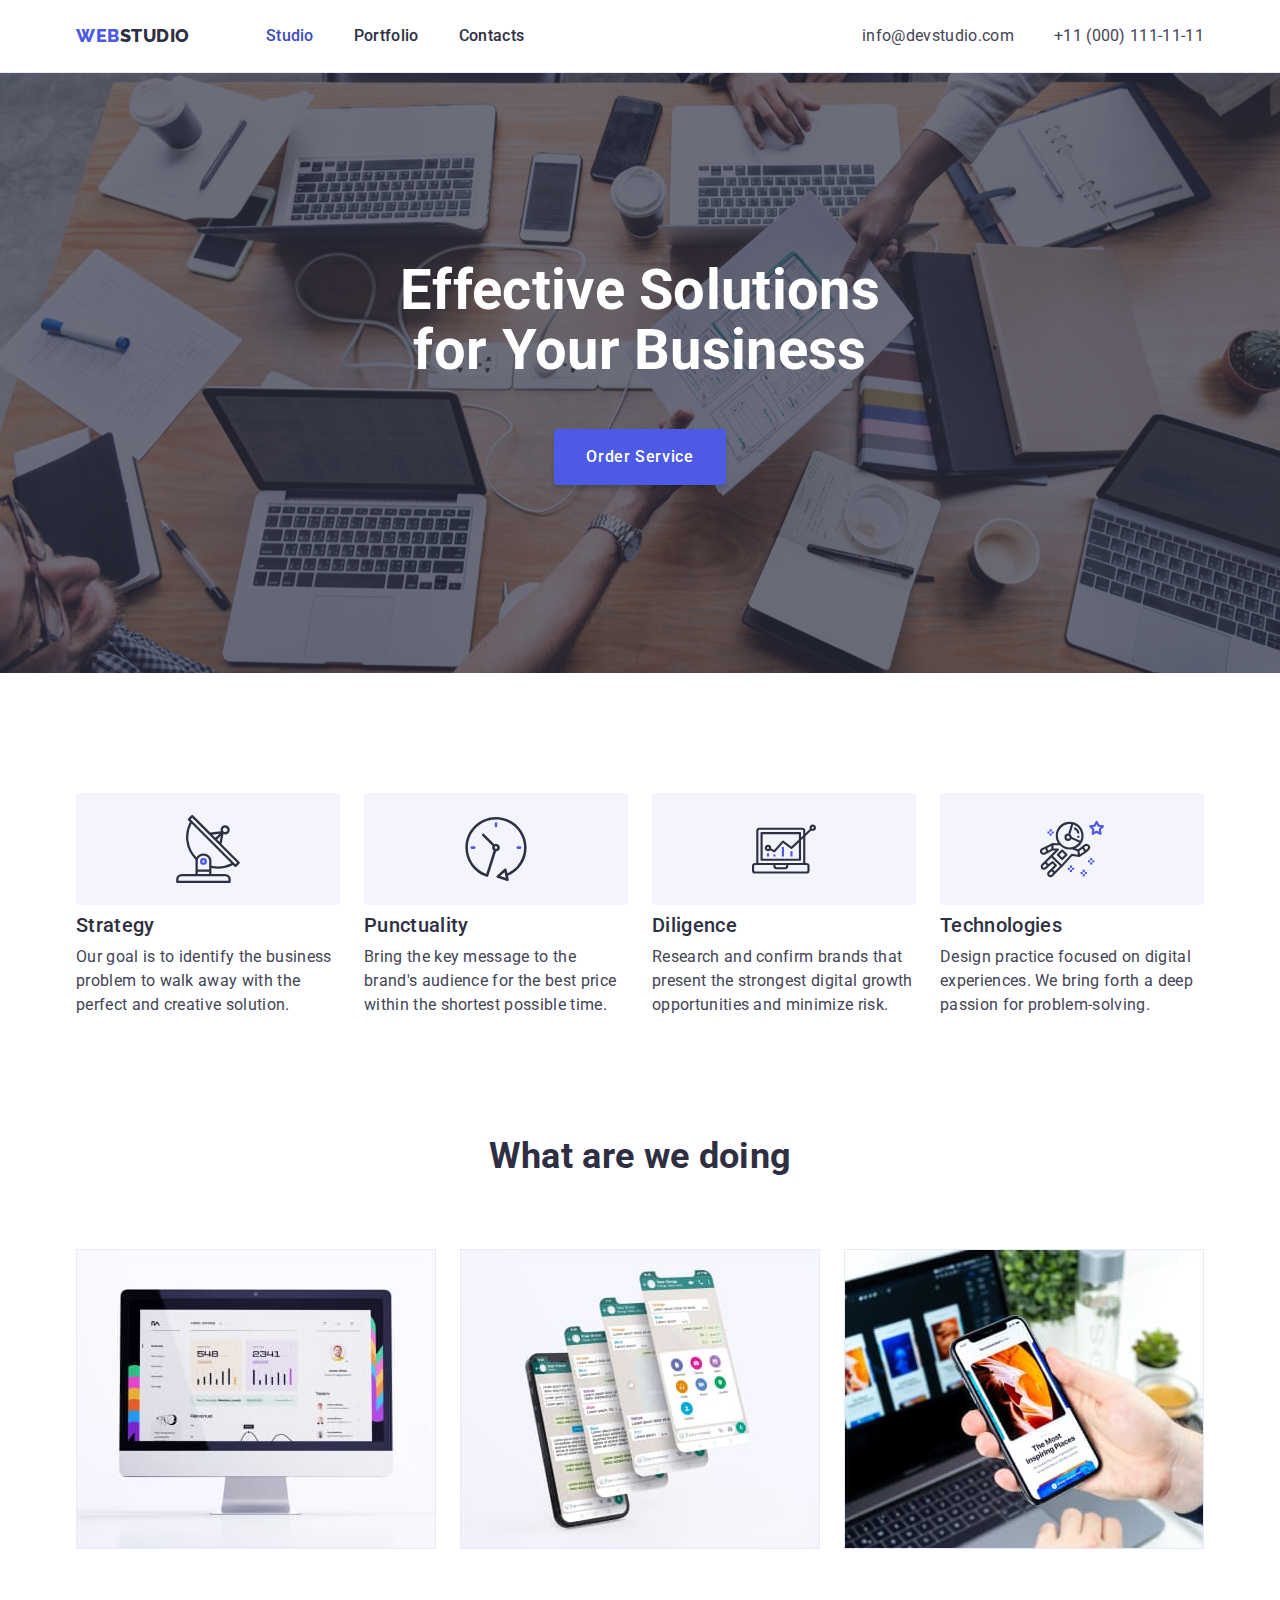
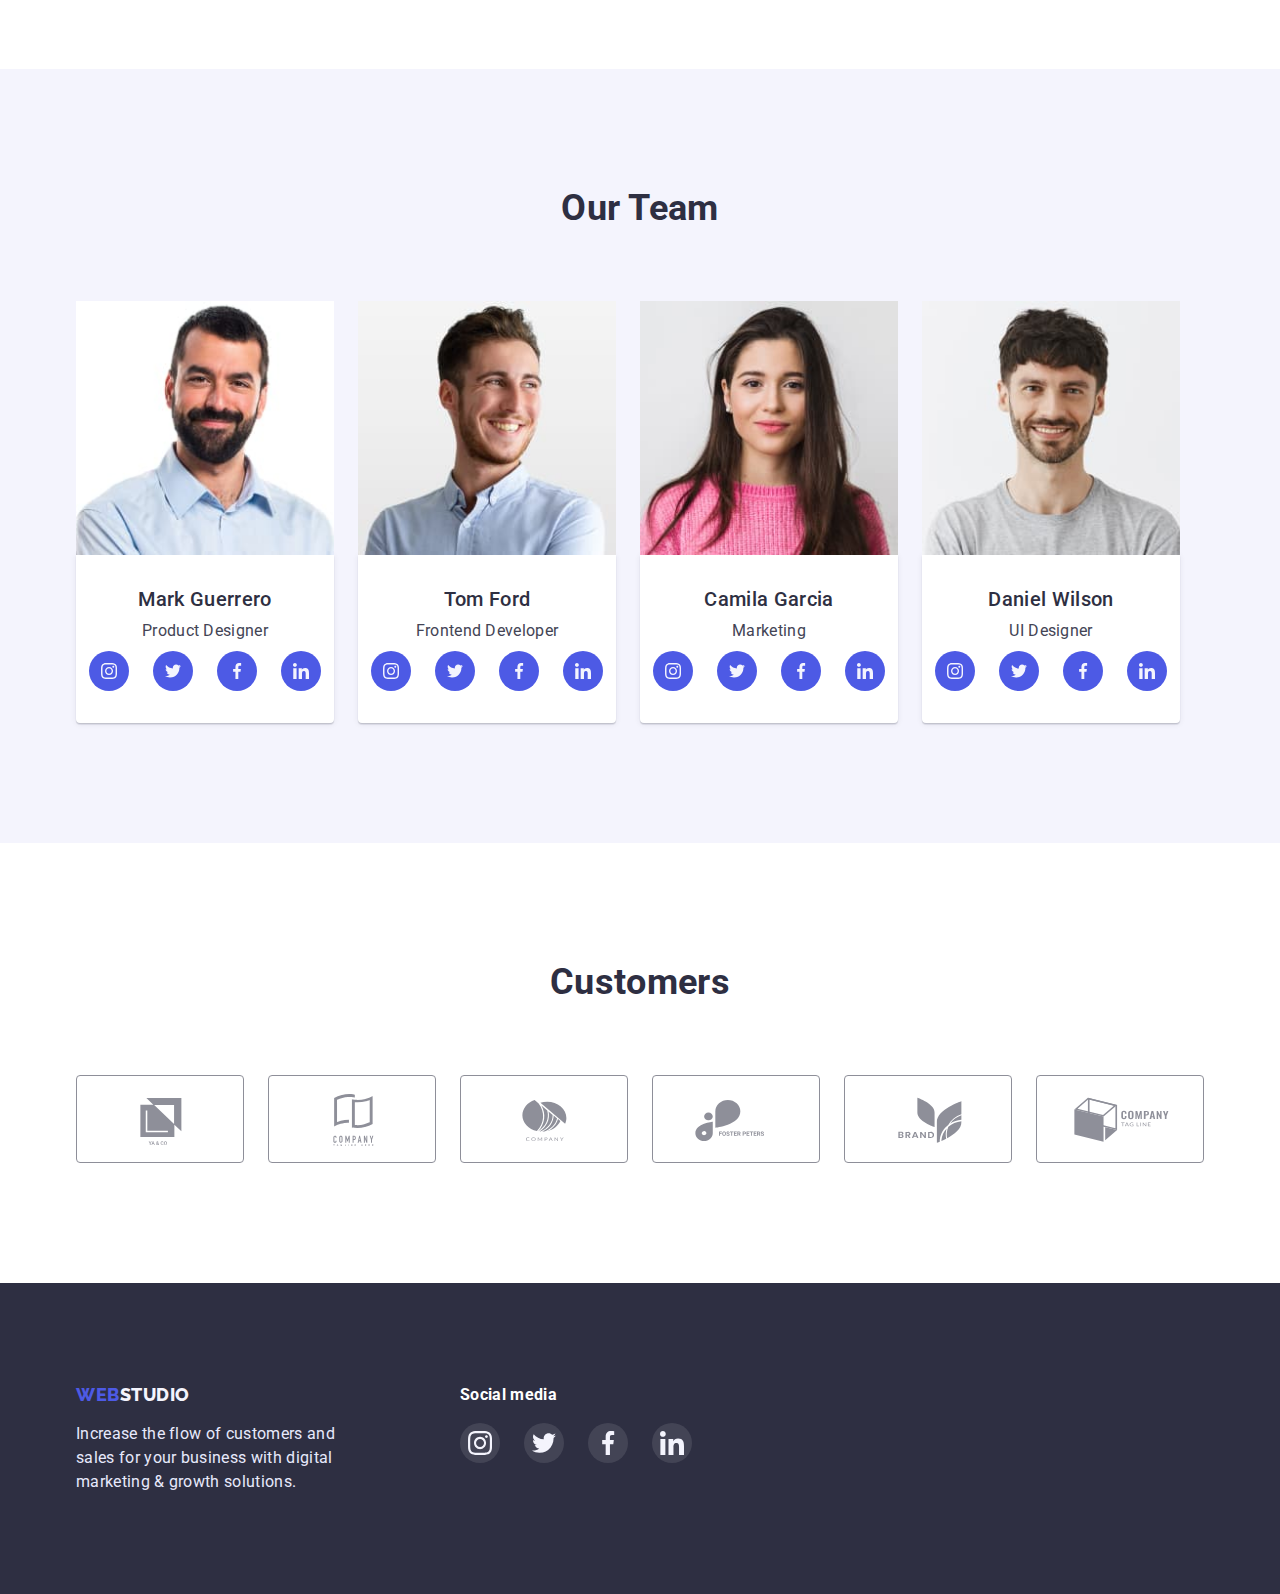
<file: index.html>
<!DOCTYPE html>
<html lang="en">
  <head>
    <meta charset="UTF-8" />
    <meta http-equiv="X-UA-Compatible" content="IE=edge" />
    <meta name="viewport" content="width=device-width, initial-scale=1.0" />
    <title>Document</title>
    <link rel="preconnect" href="https://fonts.googleapis.com" />
    <link rel="preconnect" href="https://fonts.gstatic.com" crossorigin />
    <link
      href="https://fonts.googleapis.com/css2?family=Raleway:wght@800&family=Roboto:wght@400;500;700;900&display=swap"
      rel="stylesheet"
    />
    <link
      rel="stylesheet"
      href="https://cdnjs.cloudflare.com/ajax/libs/modern-normalize/1.0.0/modern-normalize.min.css"
    />
    <link rel="stylesheet" href="./css/styles.css" />
  </head>
  <body>
    <!-- Header -->
    <header class="page-header">
      <div class="container header-flex">
        <nav class="header-flex">
          <a href="./index.html" class="logo link"> <span>Web</span>Studio</a>
          <ul class="site-nav list">
            <li class="item"><a href="" class="link current">Studio</a></li>
            <li class="item">
              <a href="./portfolio.html" class="link">Portfolio</a>
            </li>
            <li class="item"><a href="" class="link">Contacts</a></li>
          </ul>
        </nav>
        <address class="contacts">
          <ul class="contacts list">
            <li class="item">
              <a href="mailto:info@devstudio.com" class="link"
                >info@devstudio.com</a
              >
            </li>
            <li class="item">
              <a href="tel:+110001111111" class="link">+11 (000) 111-11-11</a>
            </li>
          </ul>
        </address>
      </div>
    </header>
    <!-- Main -->
    <main>
      <!-- Image Hero -->
      <section class="hero">
        <div class="container">
          <h1 class="hero-title">Effective Solutions for Your Business</h1>
          <button type="button" class="button btn-order">Order Service</button>
        </div>
      </section>
      <!-- Features section -->
      <section class="section">
        <div class="container">
          <h2 class="visually-hidden">Features</h2>
          <ul class="feature-list list">
            <li class="feature-item item">
              <h3 class="title">Strategy</h3>
              <p class="text">
                Our goal is to identify the business problem to walk away with
                the perfect and creative solution.
              </p>
            </li>
            <li class="feature-item item">
              <h3 class="title">Punctuality</h3>
              <p class="text">
                Bring the key message to the brand's audience for the best price
                within the shortest possible time.
              </p>
            </li>
            <li class="feature-item item">
              <h3 class="title">Diligence</h3>
              <p class="text">
                Research and confirm brands that present the strongest digital
                growth opportunities and minimize risk.
              </p>
            </li>
            <li class="feature-item item">
              <h3 class="title">Technologies</h3>
              <p class="text">
                Design practice focused on digital experiences. We bring forth a
                deep passion for problem-solving.
              </p>
            </li>
          </ul>
        </div>
      </section>
      <!-- "What are we doing" section -->
      <section class="section section-top">
        <div class="container">
          <h2 class="section-title">What are we doing</h2>
          <ul class="skills-list list">
            <li class="skills-item">
              <img
                src="./images/skills/img-1.jpg"
                alt="Imac"
                width="360"
                height="300"
              />
            </li>
            <li class="skills-item">
              <img
                src="./images/skills/img-2.jpg"
                alt="application"
                width="360"
                height="300"
              />
            </li>
            <li class="skills-item">
              <img
                src="./images/skills/img-3.jpg"
                alt="phone"
                width="360"
                height="300"
              />
            </li>
          </ul>
        </div>
      </section>
      <!-- Our Team section -->
      <section class="section section-bg">
        <div class="container">
          <h2 class="team-title section-title">Our Team</h2>
          <ul class="team-list list">
            <li class="team-item">
              <img
                src="./images/employees/mark-guerrero.jpg"
                alt="Photo Mark Guerrero"
                width="264"
                height="260"
              />
              <div class="team-card">
                <h3 class="title">Mark Guerrero</h3>
                <p class="text">Product Designer</p>
                <ul class="sm-list list">
                  <li class="sm-item">
                    <a href="https://www.instagram.com/" class="sm-link">
                      <svg class="sm-link-icon" width="16" height="16">
                        <use
                          href="./images/icons/symbol-defs.svg#icon-instagram"
                        ></use>
                      </svg>
                    </a>
                  </li>
                  <li class="sm-item">
                    <a href="https://twitter.com/" class="sm-link">
                      <svg class="sm-link-icon" width="16" height="16">
                        <use
                          href="./images/icons/symbol-defs.svg#icon-twitter"
                        ></use>
                      </svg>
                    </a>
                  </li>
                  <li class="sm-item">
                    <a href="https://www.facebook.com/" class="sm-link">
                      <svg class="sm-link-icon" width="16" height="16">
                        <use
                          href="./images/icons/symbol-defs.svg#icon-facebook"
                        ></use>
                      </svg>
                    </a>
                  </li>
                  <li class="sm-item">
                    <a href="https://www.linkedin.com/" class="sm-link">
                      <svg class="sm-link-icon" width="16" height="16">
                        <use
                          href="./images/icons/symbol-defs.svg#icon-linkedin"
                        ></use>
                      </svg>
                    </a>
                  </li>
                </ul>
              </div>
            </li>
            <li class="team-item">
              <img
                src="./images/employees/tom-ford.jpg"
                alt="Photo Tom Ford"
                width="264"
                height="260"
              />
              <div class="team-card">
                <h3 class="title">Tom Ford</h3>
                <p class="text">Frontend Developer</p>
                <ul class="sm-list list">
                  <li class="sm-item">
                    <a href="https://www.instagram.com/" class="sm-link">
                      <svg class="sm-link-icon" width="16" height="16">
                        <use
                          href="./images/icons/symbol-defs.svg#icon-instagram"
                        ></use>
                      </svg>
                    </a>
                  </li>
                  <li class="sm-item">
                    <a href="https://twitter.com/" class="sm-link">
                      <svg class="sm-link-icon" width="16" height="16">
                        <use
                          href="./images/icons/symbol-defs.svg#icon-twitter"
                        ></use>
                      </svg>
                    </a>
                  </li>
                  <li class="sm-item">
                    <a href="https://www.facebook.com/" class="sm-link">
                      <svg class="sm-link-icon" width="16" height="16">
                        <use
                          href="./images/icons/symbol-defs.svg#icon-facebook"
                        ></use>
                      </svg>
                    </a>
                  </li>
                  <li class="sm-item">
                    <a href="https://www.linkedin.com/" class="sm-link">
                      <svg class="sm-link-icon" width="16" height="16">
                        <use
                          href="./images/icons/symbol-defs.svg#icon-linkedin"
                        ></use>
                      </svg>
                    </a>
                  </li>
                </ul>
              </div>
            </li>
            <li class="team-item">
              <img
                src="./images/employees/camila-garcia.jpg"
                alt="Photo Camila Garcia"
                width="264"
                height="260"
              />
              <div class="team-card">
                <h3 class="title">Camila Garcia</h3>
                <p class="text">Marketing</p>
                <ul class="sm-list list">
                  <li class="sm-item">
                    <a href="https://www.instagram.com/" class="sm-link">
                      <svg class="sm-link-icon" width="16" height="16">
                        <use
                          href="./images/icons/symbol-defs.svg#icon-instagram"
                        ></use>
                      </svg>
                    </a>
                  </li>
                  <li class="sm-item">
                    <a href="https://twitter.com/" class="sm-link">
                      <svg class="sm-link-icon" width="16" height="16">
                        <use
                          href="./images/icons/symbol-defs.svg#icon-twitter"
                        ></use>
                      </svg>
                    </a>
                  </li>
                  <li class="sm-item">
                    <a href="https://www.facebook.com/" class="sm-link">
                      <svg class="sm-link-icon" width="16" height="16">
                        <use
                          href="./images/icons/symbol-defs.svg#icon-facebook"
                        ></use>
                      </svg>
                    </a>
                  </li>
                  <li class="sm-item">
                    <a href="https://www.linkedin.com/" class="sm-link">
                      <svg class="sm-link-icon" width="16" height="16">
                        <use
                          href="./images/icons/symbol-defs.svg#icon-linkedin"
                        ></use>
                      </svg>
                    </a>
                  </li>
                </ul>
              </div>
            </li>
            <li class="team-item">
              <img
                src="./images/employees/daniel-wilson.jpg"
                alt="Photo Daniel Wilson"
                width="264"
                height="260"
              />
              <div class="team-card">
                <h3 class="title">Daniel Wilson</h3>
                <p class="text">UI Designer</p>
                <ul class="sm-list list">
                  <li class="sm-item">
                    <a href="https://www.instagram.com/" class="sm-link">
                      <svg class="sm-link-icon" width="16" height="16">
                        <use
                          href="./images/icons/symbol-defs.svg#icon-instagram"
                        ></use>
                      </svg>
                    </a>
                  </li>
                  <li class="sm-item">
                    <a href="https://twitter.com/" class="sm-link">
                      <svg class="sm-link-icon" width="16" height="16">
                        <use
                          href="./images/icons/symbol-defs.svg#icon-twitter"
                        ></use>
                      </svg>
                    </a>
                  </li>
                  <li class="sm-item">
                    <a href="https://www.facebook.com/" class="sm-link">
                      <svg class="sm-link-icon" width="16" height="16">
                        <use
                          href="./images/icons/symbol-defs.svg#icon-facebook"
                        ></use>
                      </svg>
                    </a>
                  </li>
                  <li class="sm-item">
                    <a href="https://www.linkedin.com/" class="sm-link">
                      <svg class="sm-link-icon" width="16" height="16">
                        <use
                          href="./images/icons/symbol-defs.svg#icon-linkedin"
                        ></use>
                      </svg>
                    </a>
                  </li>
                </ul>
              </div>
            </li>
          </ul>
        </div>
      </section>
      <!-- Customers -->
      <section class="section container">
        <h2 class="section-title">Customers</h2>
        <ul class="list customers-list">
          <li class="customer-item">
            <a href="" class="customer-link link"
              ><svg class="customer-icon" width="104px" height="56px">
                <use
                  href="./images/icons/symbol-defs.svg#icon-logo-1"
                ></use></svg
            ></a>
          </li>
          <li class="customer-item">
            <a href="" class="customer-link link"
              ><svg class="customer-icon" width="104px" height="56px">
                <use
                  href="./images/icons/symbol-defs.svg#icon-logo-2"
                ></use></svg
            ></a>
          </li>
          <li class="customer-item">
            <a href="" class="customer-link link"
              ><svg class="customer-icon" width="104px" height="56px">
                <use
                  href="./images/icons/symbol-defs.svg#icon-logo-3"
                ></use></svg
            ></a>
          </li>
          <li class="customer-item">
            <a href="" class="customer-link link"
              ><svg class="customer-icon" width="104px" height="56px">
                <use
                  href="./images/icons/symbol-defs.svg#icon-logo-4"
                ></use></svg
            ></a>
          </li>
          <li class="customer-item">
            <a href="" class="customer-link link"
              ><svg class="customer-icon" width="104px" height="56px">
                <use
                  href="./images/icons/symbol-defs.svg#icon-logo-5"
                ></use></svg
            ></a>
          </li>
          <li class="customer-item">
            <a href="" class="customer-link link"
              ><svg class="customer-icon" width="104px" height="56px">
                <use
                  href="./images/icons/symbol-defs.svg#icon-logo-6"
                ></use></svg
            ></a>
          </li>
        </ul>
      </section>
    </main>
    <!-- Footer -->
    <footer>
      <div class="container footer-flex">
        <div class="footer-logo">
          <a href="./index.html" class="logo link"> <span>Web</span>Studio </a>
          <p class="text">
            Increase the flow of customers and sales for your business with
            digital marketing & growth solutions.
          </p>
        </div>
        <div class="footer-sm">
          <h3 class="text">Social media</h3>
          <ul class="sm-list list">
            <li class="sm-item">
              <a href="https://www.instagram.com/" class="sm-link">
                <svg class="sm-link-icon" width="24" height="24">
                  <use
                    href="./images/icons/symbol-defs.svg#icon-instagram"
                  ></use>
                </svg>
              </a>
            </li>
            <li class="sm-item">
              <a href="https://twitter.com/" class="sm-link">
                <svg class="sm-link-icon" width="24" height="24">
                  <use href="./images/icons/symbol-defs.svg#icon-twitter"></use>
                </svg>
              </a>
            </li>
            <li class="sm-item">
              <a href="https://www.facebook.com/" class="sm-link">
                <svg class="sm-link-icon" width="24" height="24">
                  <use
                    href="./images/icons/symbol-defs.svg#icon-facebook"
                  ></use>
                </svg>
              </a>
            </li>
            <li class="sm-item">
              <a href="https://www.linkedin.com/" class="sm-link">
                <svg class="sm-link-icon" width="24" height="24">
                  <use
                    href="./images/icons/symbol-defs.svg#icon-linkedin"
                  ></use>
                </svg>
              </a>
            </li>
          </ul>
        </div>
      </div>
    </footer>
  </body>
</html>
</file>
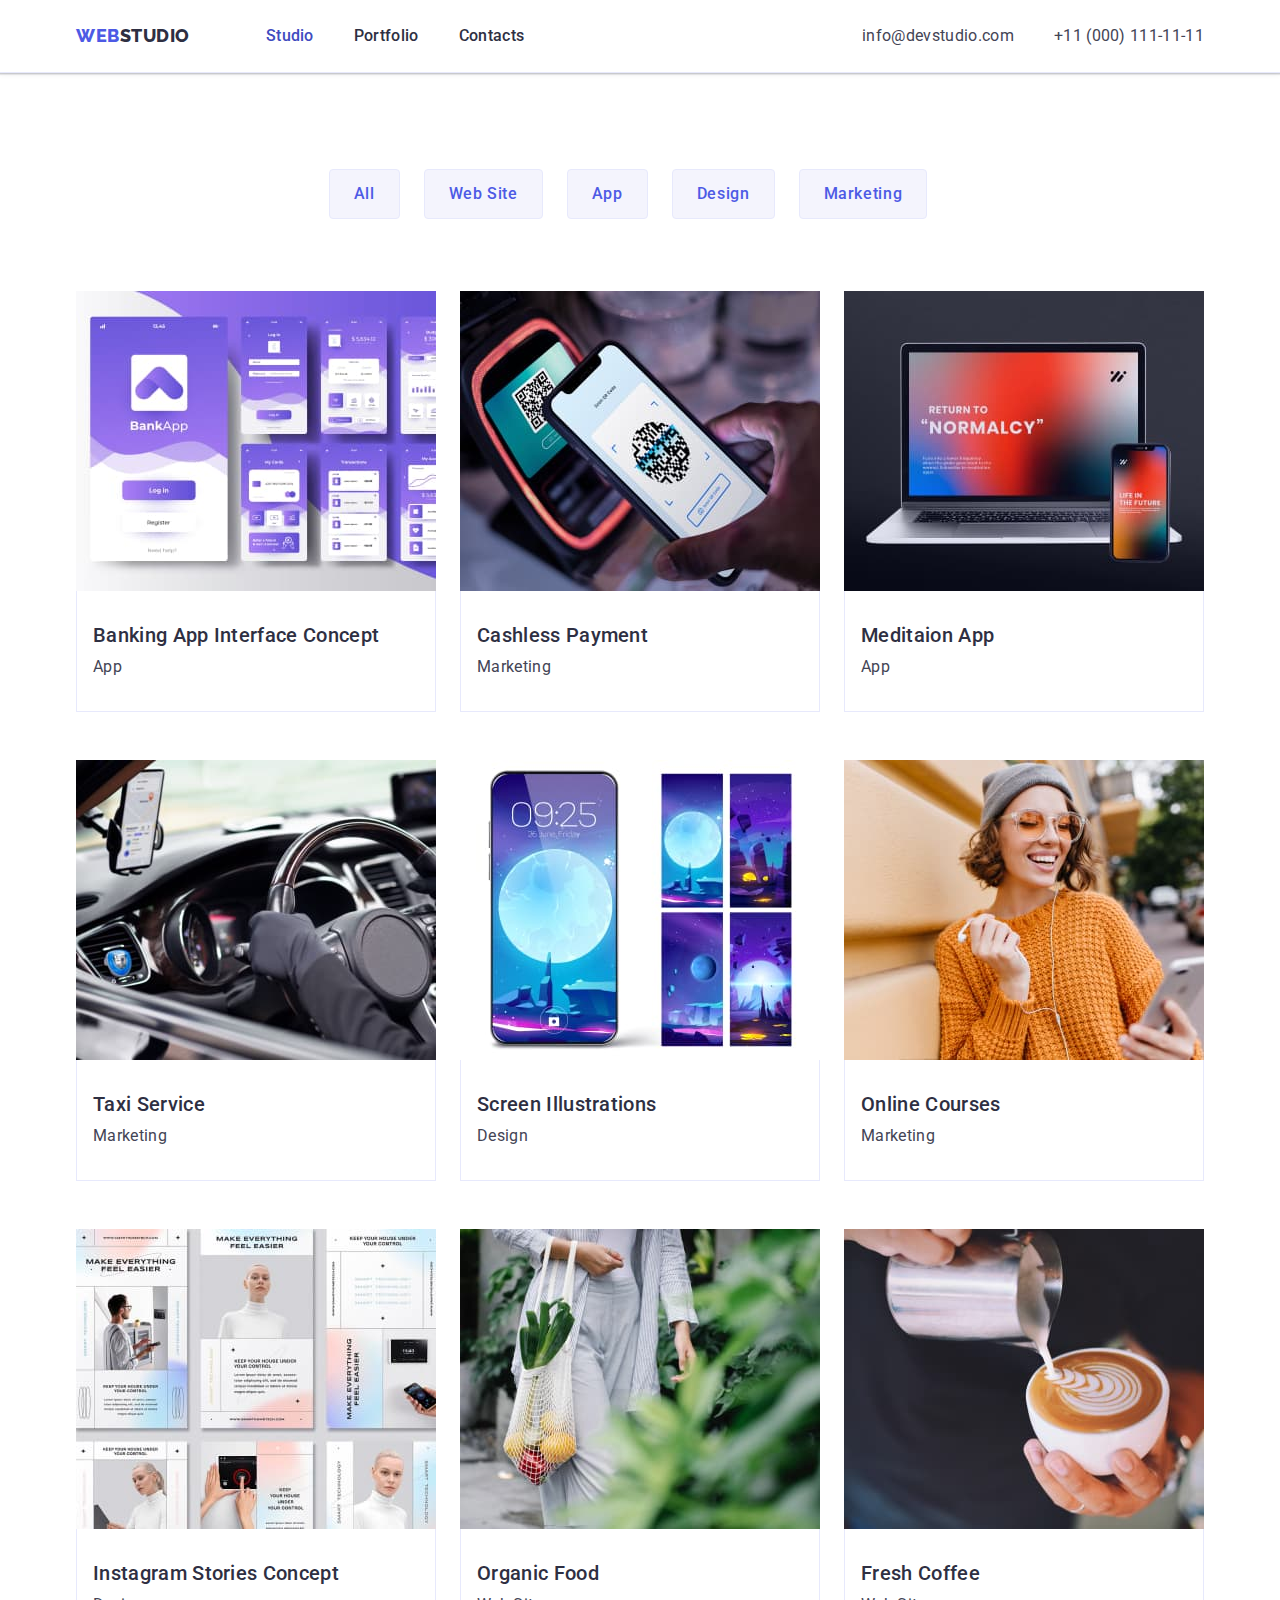
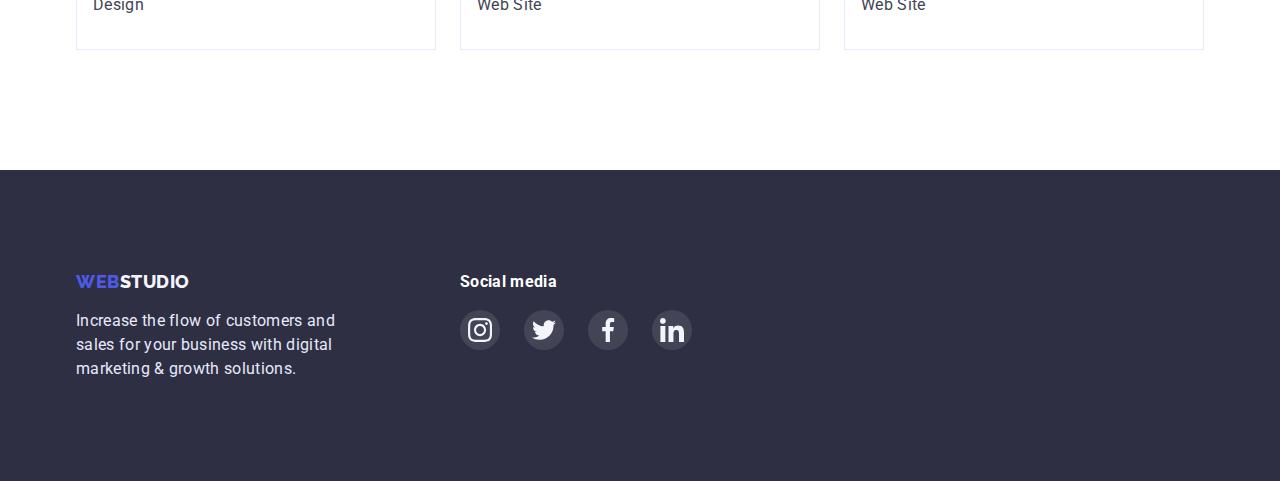
<file: portfolio.html>
<!DOCTYPE html>
<html lang="en">
  <head>
    <meta charset="UTF-8" />
    <meta http-equiv="X-UA-Compatible" content="IE=edge" />
    <meta name="viewport" content="width=device-width, initial-scale=1.0" />

    <title>Document</title>
    <link rel="preconnect" href="https://fonts.googleapis.com" />
    <link rel="preconnect" href="https://fonts.gstatic.com" crossorigin />
    <link
      href="https://fonts.googleapis.com/css2?family=Raleway:wght@800&family=Roboto:wght@400;500;700;900&display=swap"
      rel="stylesheet"
    />
    <link
      rel="stylesheet"
      href="https://cdnjs.cloudflare.com/ajax/libs/modern-normalize/1.0.0/modern-normalize.min.css"
    />
    <link rel="stylesheet" href="./css/styles.css" />
  </head>
  <body>
    <!-- Header -->
    <header class="page-header">
      <div class="container header-flex">
        <nav class="header-flex">
          <a href="./index.html" class="logo link"> <span>Web</span>Studio</a>
          <ul class="site-nav list">
            <li class="item">
              <a href="./index.html" class="link current">Studio</a>
            </li>
            <li class="item">
              <a href="./portfolio.html" class="link">Portfolio</a>
            </li>
            <li class="item"><a href="" class="link">Contacts</a></li>
          </ul>
        </nav>
        <address class="contacts">
          <ul class="contacts list">
            <li class="item">
              <a href="mailto:info@devstudio.com" class="link"
                >info@devstudio.com</a
              >
            </li>
            <li class="item">
              <a href="tel:+110001111111" class="link">+11 (000) 111-11-11</a>
            </li>
          </ul>
        </address>
      </div>
    </header>
    <!-- Main -->
    <main>
      <section class="portfolio-section">
        <div class="container">
          <h1 class="visually-hidden">Our works</h1>
          <ul class="filter list">
            <li>
              <button type="button" class="filter-btn">All</button>
            </li>
            <li>
              <button type="button" class="filter-btn">Web Site</button>
            </li>
            <li>
              <button type="button" class="filter-btn">App</button>
            </li>
            <li>
              <button type="button" class="filter-btn">Design</button>
            </li>
            <li>
              <button type="button" class="filter-btn">Marketing</button>
            </li>
          </ul>
          <ul class="works list">
            <li class="work-item">
              <a href="" class="link"
                ><img
                  src="./images/portfolio/banking-app.jpg"
                  alt="banking app"
                  width="360"
                  height="300"
                />
                <div class="work-card">
                  <h2 class="title">Banking App Interface Concept</h2>
                  <p class="text">App</p>
                </div>
              </a>
            </li>
            <li class="work-item">
              <a href="" class="link">
                <img
                  src="./images/portfolio/payment.jpg"
                  alt="phone"
                  width="360"
                  height="300"
                />
                <div class="work-card">
                  <h2 class="title">Cashless Payment</h2>
                  <p class="text">Marketing</p>
                </div>
              </a>
            </li>
            <li class="work-item">
              <a href="" class="link"
                ><img
                  src="./images/portfolio/meditation-app.jpg"
                  alt="gadgets"
                  width="360"
                  height="300"
                />
                <div class="work-card">
                  <h2 class="title">Meditaion App</h2>
                  <p class="text">App</p>
                </div>
              </a>
            </li>
            <li class="work-item">
              <a href="" class="link">
                <img
                  src="./images/portfolio/taxi-service.jpg"
                  alt="car interior"
                  width="360"
                  height="300"
                />
                <div class="work-card">
                  <h2 class="title">Taxi Service</h2>
                  <p class="text">Marketing</p>
                </div>
              </a>
            </li>
            <li class="work-item">
              <a href="" class="link"
                ><img
                  src="./images/portfolio/screen-illustrations.jpg"
                  alt="screen"
                  width="360"
                  height="300"
                />
                <div class="work-card">
                  <h2 class="title">Screen Illustrations</h2>
                  <p class="text">Design</p>
                </div>
              </a>
            </li>
            <li class="work-item">
              <a href="" class="link"
                ><img
                  src="./images/portfolio/online-courses.jpg"
                  alt="girl"
                  width="360"
                  height="300"
                />
                <div class="work-card">
                  <h2 class="title">Online Courses</h2>
                  <p class="text">Marketing</p>
                </div>
              </a>
            </li>
            <li class="work-item">
              <a href="" class="link"
                ><img
                  src="./images/portfolio/instagram-stories.jpg"
                  alt="instagram"
                  width="360"
                  height="300"
                />
                <div class="work-card">
                  <h2 class="title">Instagram Stories Concept</h2>
                  <p class="text">Design</p>
                </div>
              </a>
            </li>
            <li class="work-item">
              <a href="" class="link"
                ><img
                  src="./images/portfolio/organic-food.jpg"
                  alt="vegetables"
                  width="360"
                  height="300"
                />
                <div class="work-card">
                  <h2 class="title">Organic Food</h2>
                  <p class="text">Web Site</p>
                </div>
              </a>
            </li>
            <li class="work-item">
              <a href="" class="link"
                ><img
                  src="./images/portfolio/fresh-coffee.jpg"
                  alt="coffee"
                  width="360"
                  height="300"
                />
                <div class="work-card">
                  <h2 class="title">Fresh Coffee</h2>
                  <p class="text">Web Site</p>
                </div>
              </a>
            </li>
          </ul>
        </div>
      </section>
    </main>
    <!-- Footer -->
    <footer>
      <div class="container footer-flex">
        <div class="footer-logo">
          <a href="./index.html" class="logo link"> <span>Web</span>Studio </a>
          <p class="text">
            Increase the flow of customers and sales for your business with
            digital marketing & growth solutions.
          </p>
        </div>
        <div class="footer-sm">
          <h3 class="text">Social media</h3>
          <ul class="sm-list list">
            <li class="sm-item">
              <a href="https://www.instagram.com/" class="sm-link">
                <svg class="sm-link-icon" width="24" height="24">
                  <use
                    href="./images/icons/symbol-defs.svg#icon-instagram"
                  ></use>
                </svg>
              </a>
            </li>
            <li class="sm-item">
              <a href="https://twitter.com/" class="sm-link">
                <svg class="sm-link-icon" width="24" height="24">
                  <use href="./images/icons/symbol-defs.svg#icon-twitter"></use>
                </svg>
              </a>
            </li>
            <li class="sm-item">
              <a href="https://www.facebook.com/" class="sm-link">
                <svg class="sm-link-icon" width="24" height="24">
                  <use
                    href="./images/icons/symbol-defs.svg#icon-facebook"
                  ></use>
                </svg>
              </a>
            </li>
            <li class="sm-item">
              <a href="https://www.linkedin.com/" class="sm-link">
                <svg class="sm-link-icon" width="24" height="24">
                  <use
                    href="./images/icons/symbol-defs.svg#icon-linkedin"
                  ></use>
                </svg>
              </a>
            </li>
          </ul>
        </div>
      </div>
    </footer>
  </body>
</html>
</file>
<file: css/styles.css>
:root {
  --primary-text-color: #2e2f42;
  --secondary-text-color: #434455;
  --accent-color: #4d5ae5;
  --secondary-accent-color: #404bbf;
  --secondary-bg-color: #f4f4fd;
  --white-color: #ffffff;
}

h1,
h2,
h3,
h4,
h5,
h6,
p {
  margin-top: 0;
  margin-bottom: 0;
}

ul,
ol {
  margin-top: 0;
  margin-bottom: 0;
  padding-left: 0;
}

img {
  display: block;
  max-width: 100%;
  height: auto;
}

body {
  background-color: var(--white-color);
  color: var(--primary-text-color);
  font-family: 'Roboto', sans-serif;
  letter-spacing: 0.02em;
  font-size: 16px;
  line-height: 1.5;
}

button {
  cursor: pointer;
  font-size: inherit;
  line-height: inherit;
}

.visually-hidden {
  position: absolute;
  width: 1px;
  height: 1px;
  margin: -1px;
  border: 0;
  padding: 0;

  white-space: nowrap;
  clip-path: inset(100%);
  clip: rect(0 0 0 0);
  overflow: hidden;
}

.list {
  list-style: none;
}

.link {
  text-decoration: none;
  color: inherit;
  display: block;
}

.logo {
  font-family: 'Raleway', sans-serif;
  text-transform: uppercase;
  letter-spacing: 0.03em;
  font-weight: 800;
  font-size: 18px;
  line-height: 1.3;
}

.logo span {
  color: var(--accent-color);
}

.title {
  font-weight: 500;
  font-size: 20px;
  line-height: 1.2;
  margin-bottom: 8px;
}

.text {
  color: var(--secondary-text-color);
}

.container {
  width: 1158px;
  margin-left: auto;
  margin-right: auto;
  padding-left: 15px;
  padding-right: 15px;
  /* outline: 2px solid red; */
}

/* Header */

.page-header {
  border-bottom: 1px solid #e7e9fc;
  box-shadow: 0px 2px 1px rgba(46, 47, 66, 0.08),
    0px 1px 1px rgba(46, 47, 66, 0.16), 0px 1px 6px rgba(46, 47, 66, 0.08);
}

.header-flex {
  display: flex;
  align-items: center;
}

header .link {
  padding-top: 24px;
  padding-bottom: 24px;
}

/* Site nav */

.site-nav {
  display: flex;
  font-weight: 500;
  margin-left: 76px;
}

.site-nav .item:not(:last-child) {
  margin-right: 40px;
}

.site-nav .link.current {
  color: var(--secondary-accent-color);
}

.site-nav .link:hover,
.site-nav .link:focus {
  color: var(--secondary-accent-color);
}

/* Contacts */

.contacts {
  display: flex;
  margin-left: auto;
}

.contacts .item + .item {
  margin-left: 40px;
}

.contacts .link {
  font-style: normal;
  color: var(--secondary-text-color);
}

.contacts .link:hover,
.contacts .link:focus {
  color: var(--secondary-accent-color);
}

/* Hero */

.hero {
  text-align: center;
  background-image: linear-gradient(
      rgba(46, 47, 66, 0.7),
      rgba(46, 47, 66, 0.7)
    ),
    url(../images/hero.jpg);
  background-repeat: no-repeat;
  background-size: cover;
  color: var(--white-color);
  padding-top: 188px;
  padding-bottom: 188px;
  max-width: 1440px;
  margin-left: auto;
  margin-right: auto;
}

.hero-title {
  font-weight: 700;
  font-size: 56px;
  line-height: 1.07;
  width: 494px;
  margin-left: auto;
  margin-right: auto;
  margin-bottom: 48px;
}

/* Sections */

.section {
  padding-top: 120px;
  padding-bottom: 120px;
}

.section-top {
  padding-top: 0;
}

.section-title {
  font-weight: 700;
  font-size: 36px;
  line-height: 1.11;
  margin-bottom: 72px;
  text-align: center;
}

.section-bg {
  background: var(--secondary-bg-color);
}

/* Features */

.feature-list {
  display: flex;
}

.feature-list .item:last-child {
  margin-right: 0;
}

.feature-item {
  width: 264px;
  margin-right: 24px;
}

.feature-item::before {
  display: block;
  content: '';
  background-color: var(--secondary-bg-color);
  height: 112px;
  margin-bottom: 8px;
  background-size: 64px;
  background-position: center;
  background-repeat: no-repeat;
  border-radius: 4px;
}

.feature-item:nth-child(1)::before {
  background-image: url(../images/icons/group.svg);
}

.feature-item:nth-child(2)::before {
  background-image: url(../images/icons/clock.svg);
}

.feature-item:nth-child(3)::before {
  background-image: url(../images/icons/diagram.svg);
}

.feature-item:nth-child(4)::before {
  background-image: url(../images/icons/astronaut.svg);
}

/* "What are we doing" and team sections */

.skills-list,
.team-list {
  display: flex;
}

.skills-item,
.team-item {
  margin-right: 24px;
}

.skills-item:last-child,
.skills-item:last-child {
  margin-right: 0px;
}

/* Our team */

.team-card {
  text-align: center;
  background: var(--white-color);
  box-shadow: 0px 1px 6px rgba(46, 47, 66, 0.08),
    0px 1px 1px rgba(46, 47, 66, 0.16), 0px 2px 1px rgba(46, 47, 66, 0.08);
  border-radius: 0px 0px 4px 4px;
  padding-top: 32px;
  padding-bottom: 32px;
}

.team-item:hover {
  box-shadow: 0px 1px 6px rgba(46, 47, 66, 0.08),
    0px 1px 1px rgba(46, 47, 66, 0.16), 0px 2px 1px rgba(46, 47, 66, 0.08);
  border-radius: 0px 0px 4px 4px;
}

/* Customers */

.customers-list {
  display: flex;
  justify-content: center;
  gap: 24px;
}

.customer-link {
  display: flex;
  justify-content: center;
  align-items: center;
  width: 168px;
  height: 88px;
  fill: #8e8f99;
  border: 1px solid #8e8f99;
  border-radius: 4px;
}

.customer-link:hover,
.customer-link:focus {
  border: 1px solid var(--secondary-accent-color);
  fill: var(--secondary-accent-color);
}

.customer-icon: {
  fill: currentColor;
}

/* Buttons */

.btn-order {
  color: var(--white-color);
  background-color: var(--accent-color);
  font-weight: 500;
  letter-spacing: 0.04em;
  padding: 16px 32px;
  border: none;
  box-shadow: 0px 4px 4px rgba(0, 0, 0, 0.15);
  border-radius: 4px;
}

.btn-order:hover,
.btn-order:focus {
  color: var(--white-color);
  background-color: var(--secondary-accent-color);
}

.sm-list {
  display: flex;
  justify-content: center;
  margin-top: 8px;
  gap: 24px;
}

.sm-link {
  display: flex;
  justify-content: center;
  align-items: center;
  width: 40px;
  height: 40px;
  background-color: var(--accent-color);
  border-radius: 50%;
}

.sm-link:hover,
.sm-link:focus {
  background-color: var(--secondary-accent-color);
}

/* Portfolio */

.portfolio-section {
  padding-top: 96px;
  padding-bottom: 120px;
}

/* Filter */

.filter {
  display: flex;
  justify-content: center;
  margin-bottom: 72px;
}

.filter-btn {
  color: var(--accent-color);
  background-color: var(--secondary-bg-color);
  font-weight: 500;
  letter-spacing: 0.04em;
  margin-right: 24px;
  border: 1px solid #e7e9fc;
  border-radius: 4px;
  padding: 12px 24px;
}

.filter-btn:hover,
.filter-btn:focus {
  color: var(--white-color);
  background-color: var(--secondary-accent-color);
  box-shadow: 0px 3px 1px rgba(0, 0, 0, 0.1), 0px 2px 1px rgba(0, 0, 0, 0.08);
}

/* Works */

.works {
  display: flex;
  flex-wrap: wrap;
}

.work-card {
  background: var(--white-color);
  border: 1px solid #e7e9fc;
  border-top: none;
  padding-top: 32px;
  padding-bottom: 32px;
  padding-left: 16px;
}

.work-item {
  width: 360px;
  margin-right: 24px;
  margin-bottom: 48px;
}

.work-item:nth-child(3n) {
  margin-right: 0;
}

.work-item:nth-last-child(-n + 3) {
  margin-bottom: 0;
}

.work-item .link:hover,
.work-item .link:focus {
  box-shadow: 0px 1px 6px rgba(46, 47, 66, 0.08),
    0px 1px 1px rgba(46, 47, 66, 0.16), 0px 2px 1px rgba(46, 47, 66, 0.08);
}

/* Footer */

footer {
  background-color: var(--primary-text-color);
  padding-top: 100px;
  padding-bottom: 100px;
}

footer .logo {
  color: var(--secondary-bg-color);
  margin-bottom: 16px;
}
.footer-logo {
  margin-right: 120px;
}

footer .text {
  color: #e7e9fc;
  width: 264px;
}

.footer-flex {
  display: flex;
}

.footer-sm .text {
  color: var(--white-color);
  font-size: 16px;
  line-height: 1.5;
}

.footer-sm .sm-list {
  justify-content: start;
  margin-top: 16px;
}

.footer-sm .sm-link {
  background-color: rgba(255, 255, 255, 0.1);
}

.footer-sm .sm-link:hover,
.footer-sm .sm-link:focus {
  background-color: #31d0aa;
}
</file>
